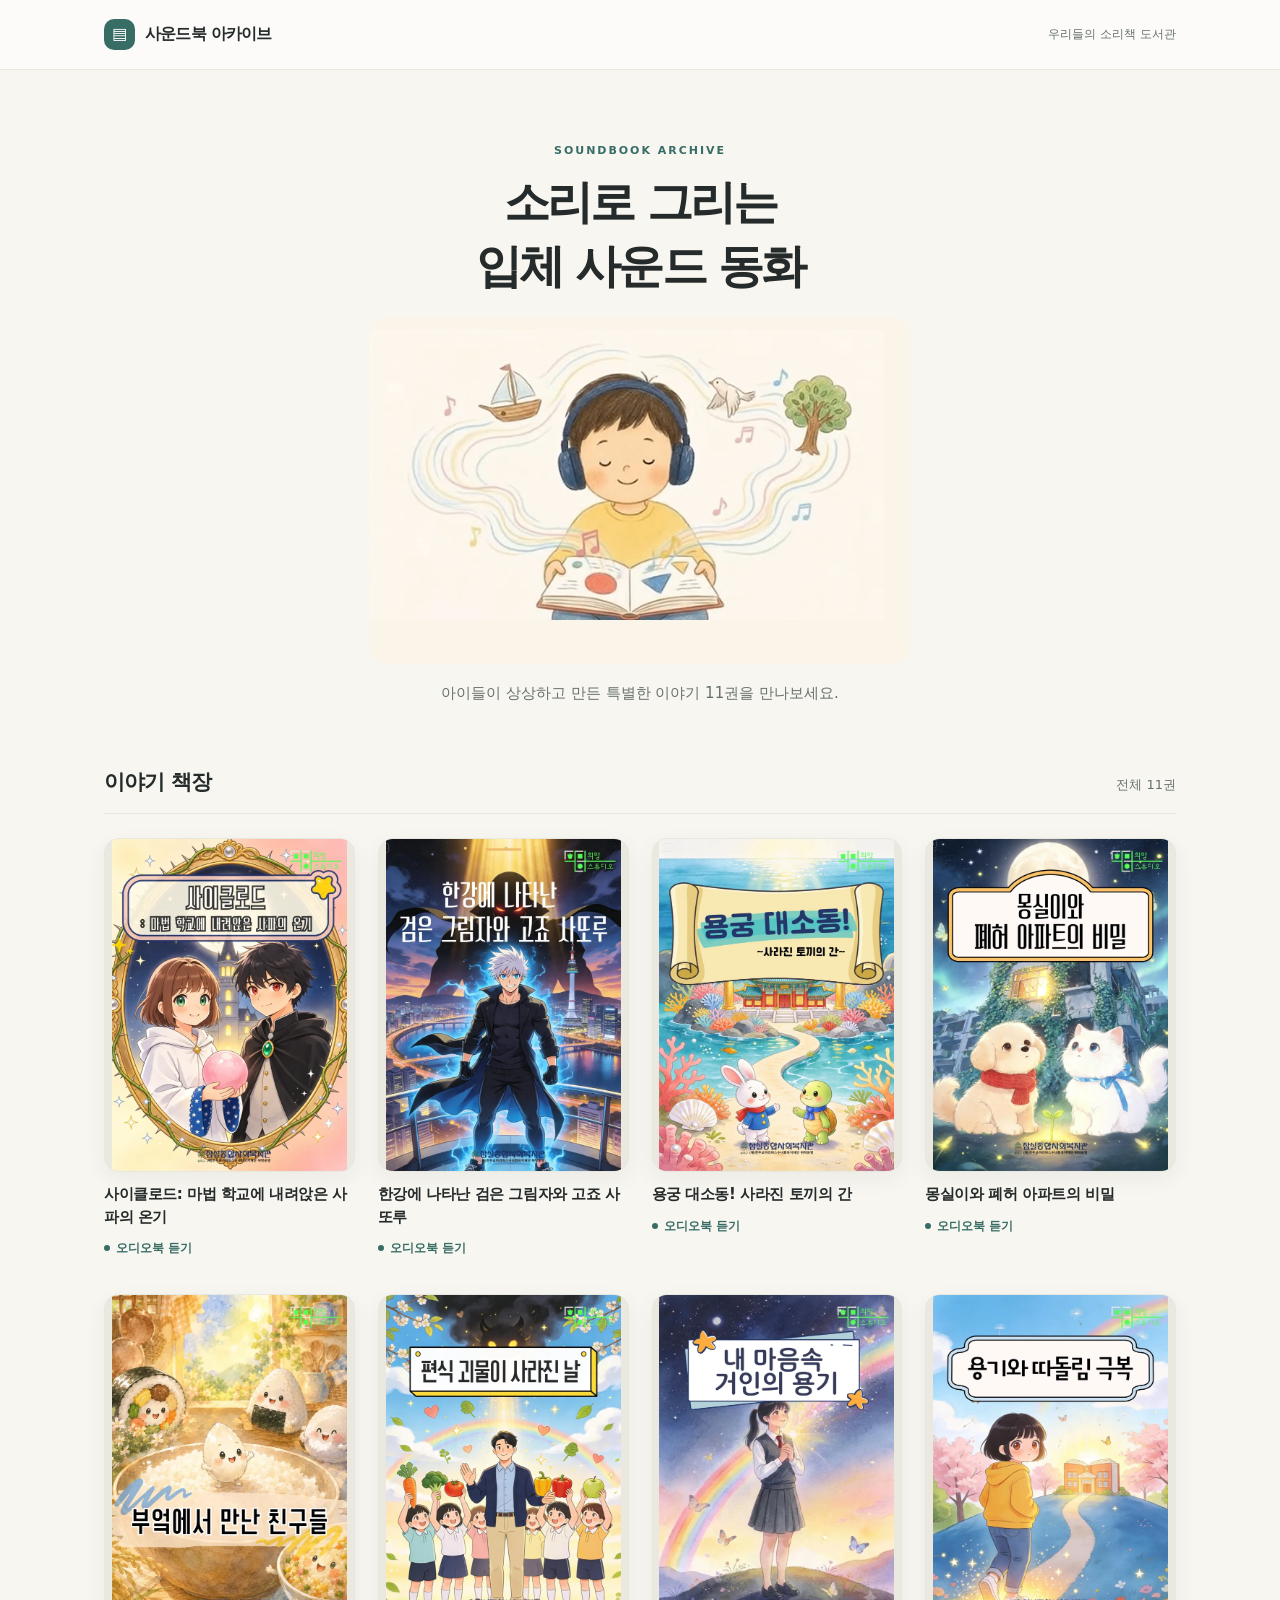
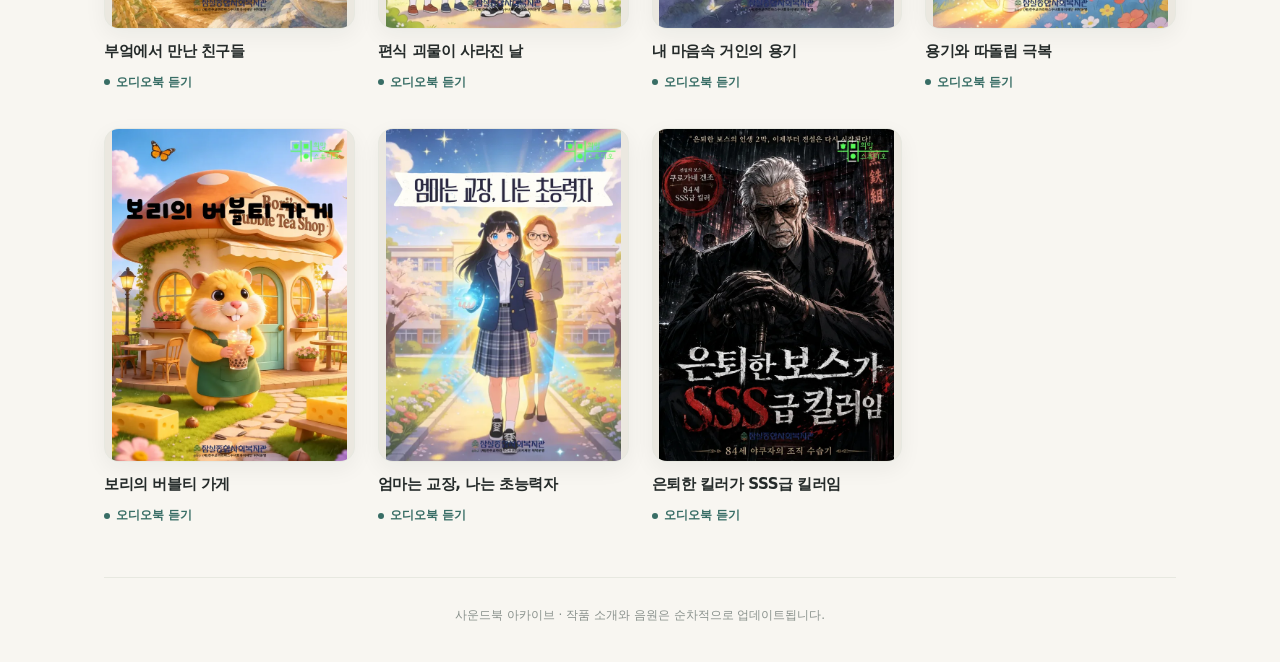
<file: index.html>
<!doctype html><html lang="ko"><head><meta charset="utf-8"><meta name="viewport" content="width=device-width, initial-scale=1"><meta name="theme-color" content="#f8f6f1"><meta name="description" content="아이들의 이야기를 소리로 만나는 사운드북 아카이브"><title>사운드북 아카이브</title><link rel="stylesheet" href="style.css"></head><body><header><div class="head-inner"><a class="brand" href="index.html"><span class="brandmark" aria-hidden="true">▤</span>사운드북 아카이브</a><span class="top-note">우리들의 소리책 도서관</span></div></header><main><section class="hero"><p class="eyebrow">SOUNDBOOK ARCHIVE</p><h1 class="hero-title"><span>소리로 그리는</span><span>입체 사운드 동화</span></h1><div class="hero-illustration"><img src="main-hero-image.png" alt="헤드폰을 끼고 책을 읽는 아이가 소리를 상상하는 일러스트"></div><p>아이들이 상상하고 만든 특별한 이야기 11권을 만나보세요.</p></section><section aria-labelledby="library-title"><div class="section-heading"><h2 id="library-title">이야기 책장</h2><span class="count">전체 11권</span></div><div id="library" class="library"></div></section><footer>사운드북 아카이브 · 작품 소개와 음원은 순차적으로 업데이트됩니다.</footer></main><script src="books-data.js"></script><script src="site.js"></script></body></html>
</file>
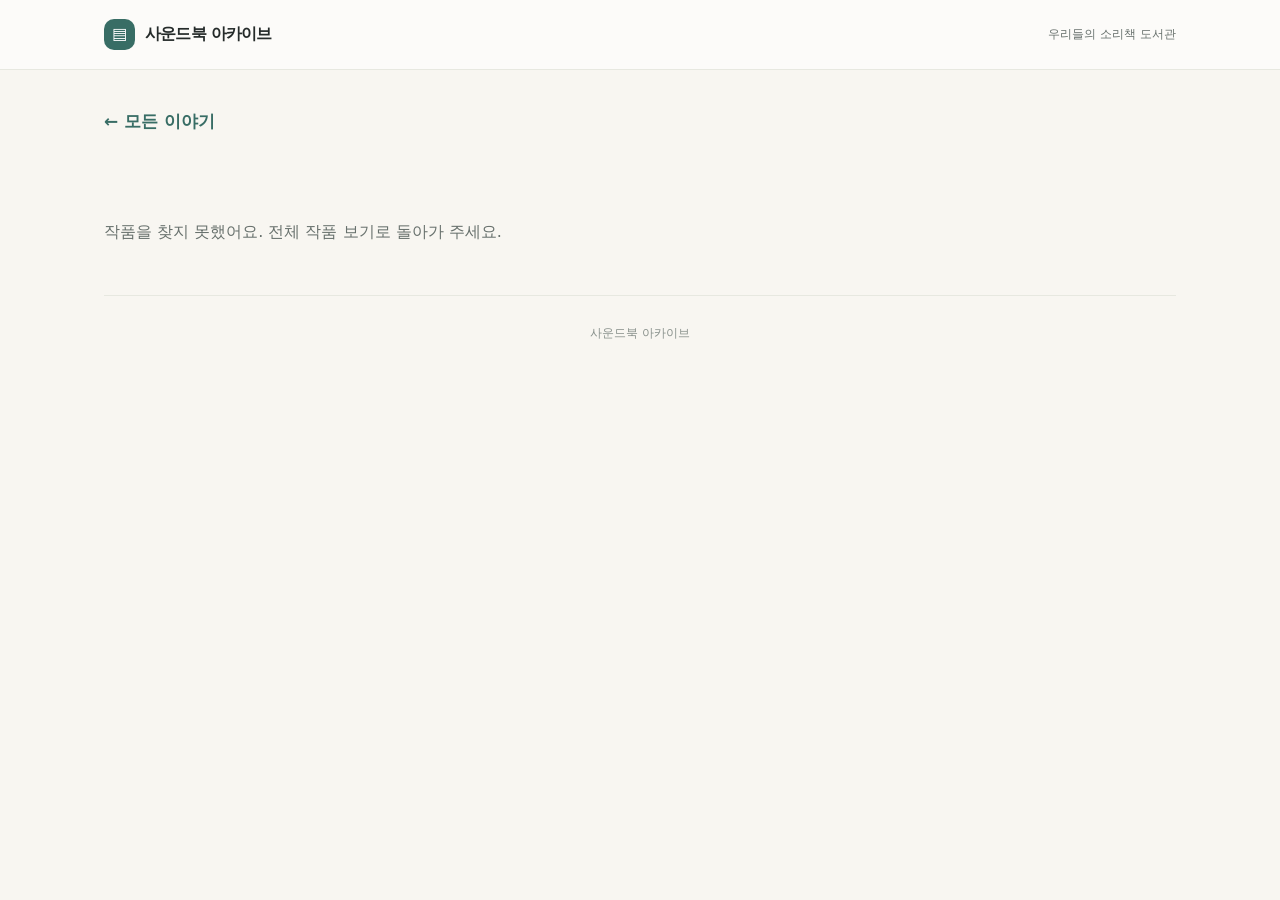
<file: book.html>
<!doctype html><html lang="ko"><head><meta charset="utf-8"><meta name="viewport" content="width=device-width, initial-scale=1"><meta name="theme-color" content="#f8f6f1"><title>작품 듣기 | 사운드북 아카이브</title><link rel="stylesheet" href="style.css"></head><body><header><div class="head-inner"><a class="brand" href="index.html"><span class="brandmark" aria-hidden="true">▤</span>사운드북 아카이브</a><span class="top-note">우리들의 소리책 도서관</span></div></header><main><a class="back" href="index.html">← 모든 이야기</a><article id="detail" aria-live="polite"></article><footer>사운드북 아카이브</footer></main><script src="books-data.js"></script><script src="site.js"></script></body></html>
</file>
<file: style.css>
:root{--bg:#f8f6f1;--paper:#fff;--ink:#252b2a;--muted:#68716d;--accent:#386d65;--border:#e7e8e0;--soft:#eaf2ee}*{box-sizing:border-box}html{scroll-behavior:smooth}body{margin:0;background:var(--bg);color:var(--ink);font-family:Pretendard,'Apple SD Gothic Neo','Malgun Gothic',system-ui,sans-serif;line-height:1.55;-webkit-font-smoothing:antialiased}a{color:inherit;text-decoration:none}a:focus-visible,audio:focus-visible{outline:3px solid #368c7b;outline-offset:4px}header{border-bottom:1px solid var(--border);background:rgba(255,255,255,.6)}.head-inner{max-width:1120px;margin:auto;padding:19px 24px;display:flex;align-items:center;justify-content:space-between}.brand{font-size:16px;font-weight:800;letter-spacing:-.05em;display:flex;align-items:center;gap:10px}.brandmark{width:31px;height:31px;border-radius:10px;display:grid;place-items:center;color:#fff;background:var(--accent);font-size:16px}.top-note{font-size:12px;color:var(--muted)}main{max-width:1120px;margin:0 auto;padding:0 24px}.hero{padding:72px 0 60px;text-align:center}.eyebrow{color:var(--accent);font-size:11px;font-weight:800;letter-spacing:.18em;margin:0 0 15px}.hero h1{font-size:clamp(30px,5vw,46px);letter-spacing:-.065em;line-height:1.25;margin:0 0 16px;font-weight:800}.hero-title{display:flex;flex-direction:column;align-items:center;gap:6px}.hero-title span{display:block}.hero-illustration{display:flex;justify-content:center;align-items:center;margin:22px auto 18px}.hero-illustration img{display:block;width:min(100%,540px);height:auto;border-radius:18px}.hero p:not(.eyebrow){margin:0;color:var(--muted);font-size:15px}.section-heading{display:flex;align-items:baseline;justify-content:space-between;border-bottom:1px solid var(--border);padding-bottom:15px;margin-bottom:24px}.section-heading h2{margin:0;font-size:21px;letter-spacing:-.04em}.count{color:var(--muted);font-size:13px}.library{display:grid;grid-template-columns:repeat(4,minmax(0,1fr));gap:35px 23px;padding-bottom:50px}.book-card{display:block;min-width:0}.book-image{aspect-ratio:3/4;background:#ebe8e0;border-radius:15px;overflow:hidden;border:1px solid var(--border);box-shadow:0 7px 22px rgba(24,35,29,.055);transition:transform .18s,box-shadow .18s}.book-image img{display:block;width:100%;height:100%;object-fit:contain}.book-card:hover .book-image{transform:translateY(-4px);box-shadow:0 12px 25px rgba(24,35,29,.1)}.book-card h3{font-size:15px;line-height:1.5;letter-spacing:-.03em;font-weight:700;margin:11px 0 6px;overflow-wrap:anywhere}.status{display:inline-flex;align-items:center;gap:6px;color:var(--muted);font-size:12px}.status.ready{color:var(--accent);font-weight:700}.status-dot{width:6px;height:6px;display:inline-block;border-radius:50%;background:#b6bbb5}.status.ready .status-dot{background:var(--accent)}footer{padding:28px 0 38px;text-align:center;color:#89918c;border-top:1px solid var(--border);font-size:12px}.back{display:inline-flex;margin:29px 0 26px;padding:9px 0;color:var(--accent);font-size:13px;font-weight:750}.detail{display:grid;grid-template-columns:minmax(0,400px) minmax(0,1fr);gap:64px;align-items:start;padding-bottom:78px}.detail-cover{display:block;width:100%;height:auto;border-radius:16px;border:1px solid var(--border);box-shadow:0 16px 35px rgba(24,35,29,.11)}.detail-info{padding-top:17px}.detail-info h1{font-size:clamp(25px,3.1vw,37px);line-height:1.35;margin:0 0 19px;letter-spacing:-.055em}.desc{font-size:15px;line-height:1.9;color:var(--muted);margin:0 0 34px}.player{border:1px solid var(--border);background:var(--paper);border-radius:16px;padding:25px;margin-bottom:24px}.player h2{font-size:17px;margin:0 0 16px;letter-spacing:-.035em}.waiting{background:var(--soft);border-radius:12px;padding:30px 20px;text-align:center;color:#4d655d}.waiting strong{display:block;margin-bottom:8px;font-size:17px}.waiting span{font-size:13px;line-height:1.65;display:block}.player audio{width:100%;min-height:54px}.home-link{display:inline-flex;align-items:center;justify-content:center;padding:14px 21px;background:var(--accent);border-radius:12px;color:white;font-size:14px;font-weight:750;min-height:48px}.home-link:hover{background:#2c5b54}.error{padding:50px 0;color:var(--muted)}@media(max-width:850px){.library{grid-template-columns:repeat(3,minmax(0,1fr))}.detail{gap:35px;grid-template-columns:minmax(0,310px) minmax(0,1fr)}}@media(max-width:620px){.head-inner{padding:15px 18px}.top-note{display:none}main{padding:0 18px}.hero{padding:53px 0 46px}.hero p:not(.eyebrow){font-size:14px}.hero-title{gap:3px}.hero-illustration{margin:18px auto 16px}.hero-illustration img{width:min(100%,420px);border-radius:14px}.section-heading h2{font-size:19px}.library{grid-template-columns:repeat(2,minmax(0,1fr));gap:27px 13px}.book-card h3{font-size:13px}.book-image{border-radius:11px}.detail{display:block;padding-bottom:58px}.back{margin:17px 0 23px}.detail-cover{max-width:330px;margin:0 auto 27px}.detail-info{padding-top:0}.detail-info h1{font-size:25px}.player{padding:20px}footer{font-size:11px}}@media(prefers-reduced-motion:reduce){*,*:before,*:after{scroll-behavior:auto!important;transition:none!important}}

/* Large accessible audiobook player */
.sr-only{position:absolute;width:1px;height:1px;padding:0;margin:-1px;overflow:hidden;clip:rect(0,0,0,0);white-space:nowrap;border:0}
.audio-player{display:flex;flex-direction:column;gap:14px;padding:18px 2px 4px}
.audio-seek{width:100%;height:35px;cursor:pointer;appearance:none;-webkit-appearance:none;background:transparent;touch-action:pan-y;margin:4px 0 0}
.audio-seek::-webkit-slider-runnable-track{height:11px;border-radius:30px;background:linear-gradient(to right,var(--accent) 0%,var(--accent) var(--pct,0%),#dce8e2 var(--pct,0%),#dce8e2 100%)}
.audio-seek::-moz-range-track{height:11px;border-radius:30px;background:#dce8e2}
.audio-seek::-moz-range-progress{height:11px;border-radius:30px;background:var(--accent)}
.audio-seek::-webkit-slider-thumb{appearance:none;-webkit-appearance:none;width:27px;height:27px;border-radius:50%;background:var(--accent);border:4px solid #fff;box-shadow:0 1px 7px #748d87;margin-top:-8px}
.audio-seek::-moz-range-thumb{width:21px;height:21px;border-radius:50%;background:var(--accent);border:4px solid #fff;box-shadow:0 1px 7px #748d87}
.audio-times{display:flex;justify-content:space-between;font-size:14px;color:var(--muted);font-variant-numeric:tabular-nums;margin-top:-10px}
.audio-controls{display:flex;gap:14px;align-items:center;justify-content:center;margin:5px 0 0}
.audio-controls button{display:flex;align-items:center;justify-content:center;flex-direction:column;gap:2px;min-width:92px;min-height:83px;border-radius:14px;border:1px solid var(--border);background:#f3f6f3;color:var(--ink);cursor:pointer;font-family:inherit;font-size:33px}
.audio-controls button small{font-size:12px;font-weight:700}
.audio-controls .audio-play{background:var(--accent);color:#fff;min-width:100px;min-height:92px;font-size:34px}
.audio-controls button:focus-visible,.audio-seek:focus-visible{outline:3px solid #328b79;outline-offset:3px}
.audio-message{min-height:1em;color:#a34131;font-size:13px;margin:0}
@media(max-width:620px){.audio-controls{gap:9px}.audio-controls button{min-width:77px;min-height:78px}.audio-controls .audio-play{min-width:87px;min-height:87px}.audio-player{padding-top:10px}}

/* Story creators / soundbook credits */
.creators{margin:0 0 25px;border:1px solid var(--border);background:var(--paper);border-radius:16px;padding:24px 25px}
.creators h2{font-size:17px;margin:0 0 15px;letter-spacing:-.035em}
.creators dl{margin:0}.creators dl>div{display:flex;gap:18px;align-items:baseline;padding:9px 0;border-top:1px solid var(--border)}
.creators dt{min-width:104px;color:var(--muted);font-size:14px}.creators dd{margin:0;font-weight:700;font-size:14px;overflow-wrap:anywhere}
@media(max-width:620px){.creators{padding:20px}.creators dt{min-width:95px}}


/* Accessible, centered story detail — title > cover > player > credits > synopsis */
.detail{display:block;max-width:780px;margin:0 auto;padding-bottom:85px}
.story-page{width:100%;display:flex;flex-direction:column;align-items:stretch;gap:25px}
.story-heading{text-align:center;margin:0 auto 1px;width:100%}
.story-heading .eyebrow{font-size:14px;letter-spacing:.16em;margin:0 0 12px}
.story-heading h1{font-size:clamp(29px,4.3vw,42px);line-height:1.35;letter-spacing:-.052em;margin:0;font-weight:800;overflow-wrap:anywhere}
.story-cover-wrap{display:flex;justify-content:center;align-items:center;width:100%;padding:4px 0 2px}
.story-cover-wrap .detail-cover{width:auto;height:auto;max-width:min(100%,375px);max-height:550px;object-fit:contain;margin:0 auto;border-radius:16px}
.story-page .player,.story-page .creators,.story-page .synopsis{margin:0;width:100%;border:1px solid var(--border);background:var(--paper);border-radius:19px;padding:27px 31px}
.story-page .player h2,.story-page .creators h2,.story-page .synopsis h2{font-size:23px;letter-spacing:-.03em;line-height:1.35;margin:0 0 20px}
.story-page .audio-player{gap:18px;padding:12px 0 3px}
.story-page .audio-seek{height:48px}
.story-page .audio-seek::-webkit-slider-runnable-track{height:13px}
.story-page .audio-seek::-moz-range-track,.story-page .audio-seek::-moz-range-progress{height:13px}
.story-page .audio-seek::-webkit-slider-thumb{width:32px;height:32px;margin-top:-10px}
.story-page .audio-seek::-moz-range-thumb{width:26px;height:26px}
.story-page .audio-times{font-size:17px;margin-top:-10px}
.story-page .audio-controls{gap:18px}
.story-page .audio-controls button{min-width:108px;min-height:100px;font-size:37px;border-radius:16px}
.story-page .audio-controls .audio-play{min-width:118px;min-height:110px;font-size:42px}
.story-page .audio-controls button small{font-size:15px}
.story-page .creators dl>div{padding:14px 0;align-items:start}
.story-page .creators dt{min-width:135px;font-size:18px}
.story-page .creators dd{font-size:18px}
.story-page .synopsis .desc{font-size:19px;line-height:1.9;margin:0;overflow-wrap:anywhere;color:var(--ink)}
.story-page .waiting{padding:36px 22px}
.story-page .waiting strong{font-size:20px}
.story-page .waiting span{font-size:17px}
.story-page .home-link{font-size:18px;min-height:58px;align-self:stretch;text-align:center;border-radius:14px}
.back{font-size:17px;min-height:45px;align-items:center}
@media(max-width:620px){
  .detail{padding-bottom:65px}
  .story-page{gap:19px}
  .story-heading h1{font-size:clamp(25px,7vw,34px)}
  .story-heading .eyebrow{font-size:13px}
  .story-cover-wrap .detail-cover{max-width:min(100%,315px);max-height:465px;margin:0 auto}
  .story-page .player,.story-page .creators,.story-page .synopsis{padding:21px 19px;border-radius:16px}
  .story-page .player h2,.story-page .creators h2,.story-page .synopsis h2{font-size:21px;margin-bottom:15px}
  .story-page .audio-controls{gap:7px}
  .story-page .audio-controls button{min-width:0;flex:1;min-height:88px;font-size:34px}
  .story-page .audio-controls .audio-play{min-width:0;flex:1.15;min-height:98px;font-size:38px}
  .story-page .audio-controls button small{font-size:13px}
  .story-page .creators dt{min-width:114px;font-size:16px}
  .story-page .creators dd{font-size:17px}
  .story-page .synopsis .desc{font-size:18px;line-height:1.85}
  .story-page .audio-times{font-size:16px}
}
</file>
